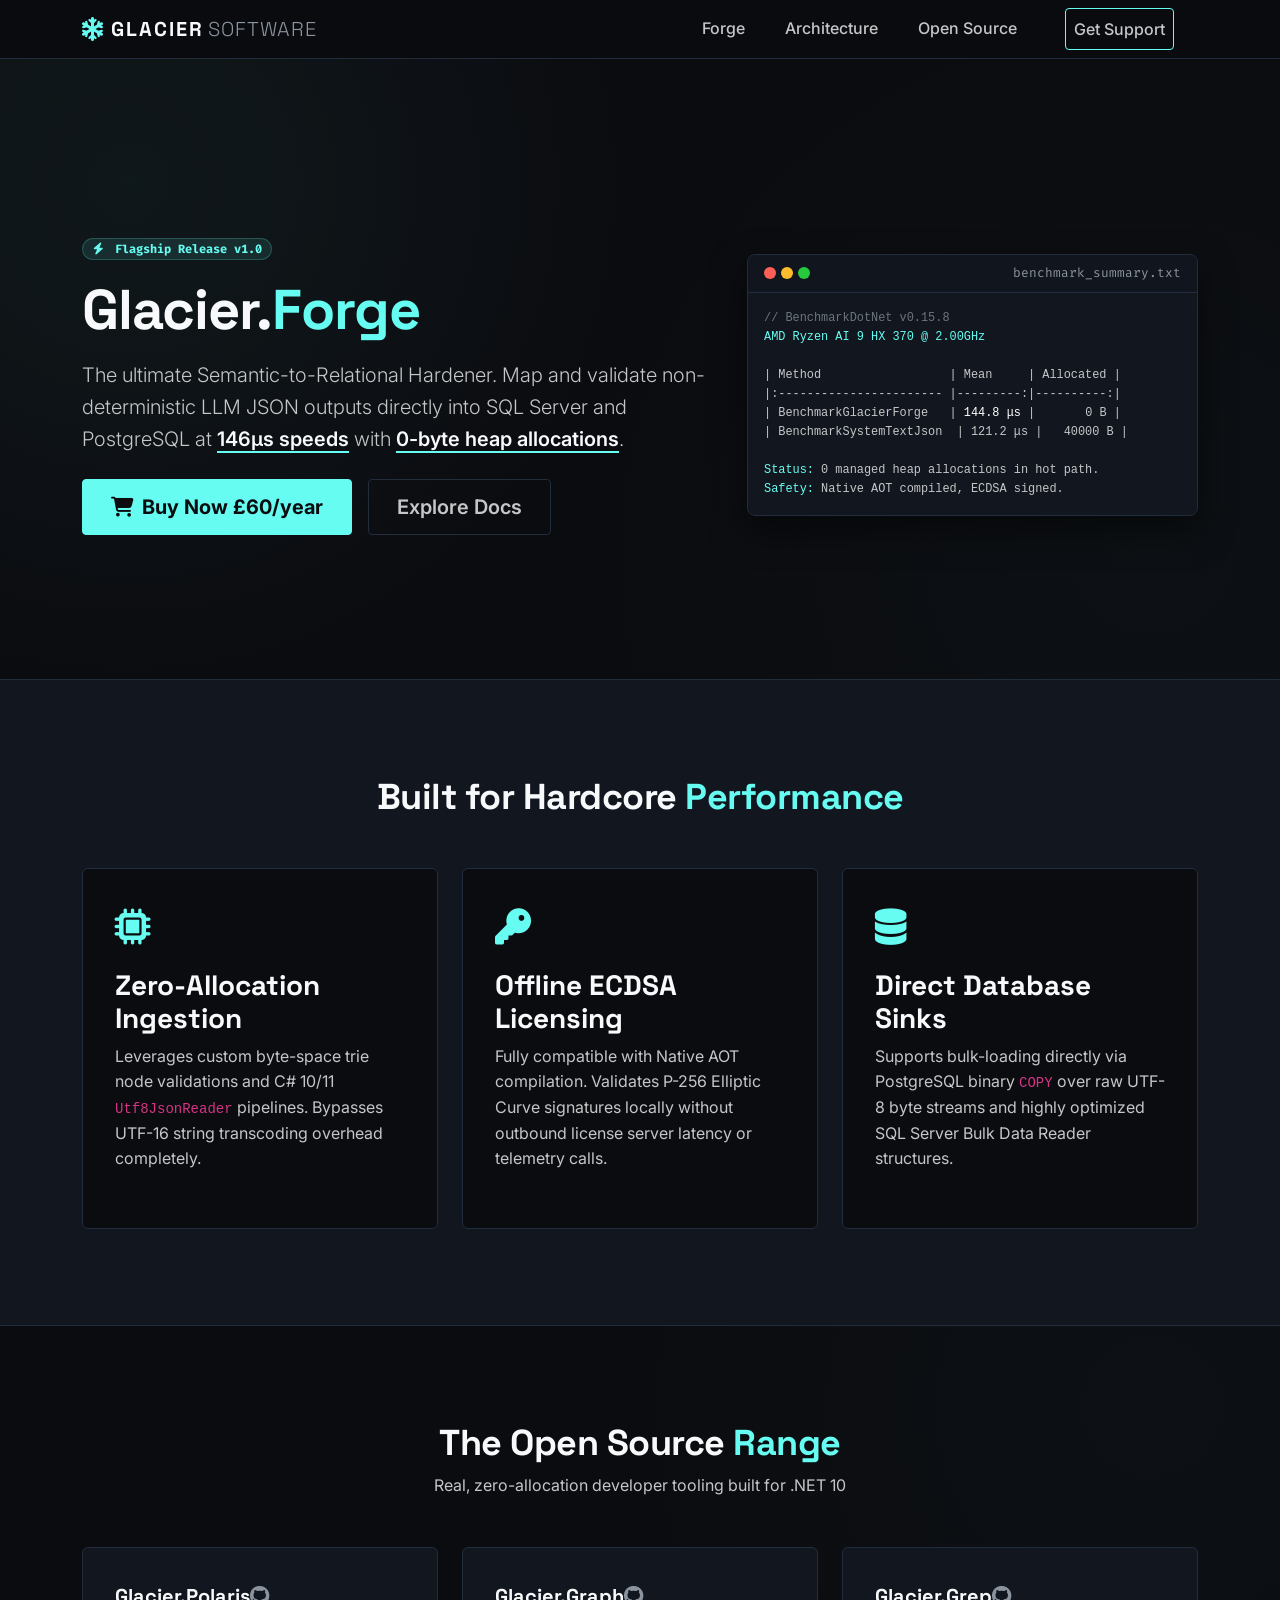
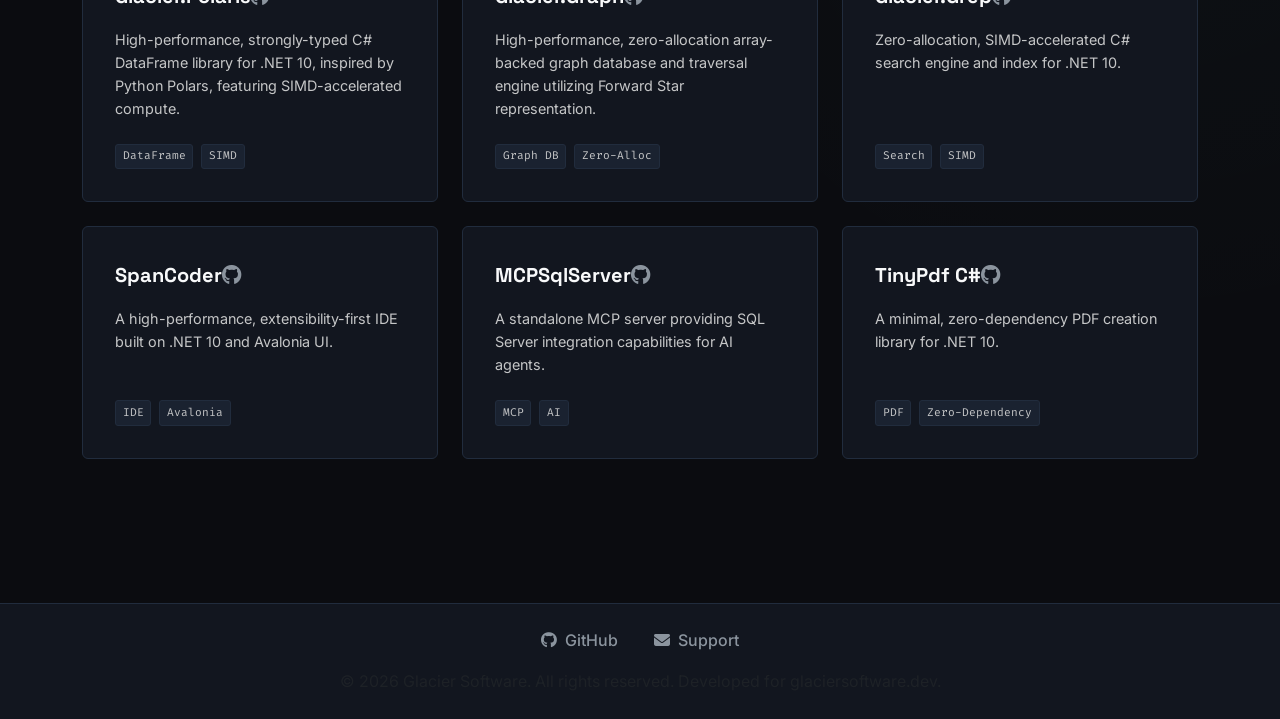
<file: Website/index.html>
<!DOCTYPE html>
<html lang="en">
<head>
    <meta charset="UTF-8">
    <meta name="viewport" content="width=device-width, initial-scale=1.0">
    <meta name="description" content="Glacier Software - High-performance developer tooling and zero-allocation libraries for .NET 10.">
    <title>Glacier Software | High-Performance Developer Tooling</title>
    <!-- Bootstrap 5 CSS -->
    <link href="https://cdn.jsdelivr.net/npm/bootstrap@5.3.2/dist/css/bootstrap.min.css" rel="stylesheet">
    <!-- Google Fonts -->
    <link rel="preconnect" href="https://fonts.googleapis.com">
    <link rel="preconnect" href="https://fonts.gstatic.com" crossorigin>
    <link href="https://fonts.googleapis.com/css2?family=Fira+Code:wght@400;500;700&family=Inter:wght@300;400;600;700&family=Space+Grotesk:wght@400;600;700&display=swap" rel="stylesheet">
    <!-- FontAwesome Icons -->
    <link rel="stylesheet" href="https://cdnjs.cloudflare.com/ajax/libs/font-awesome/6.4.0/css/all.min.css">
    <!-- Custom CSS -->
    <link rel="stylesheet" href="style.css">
</head>
<body>

    <!-- Header / Navbar -->
    <nav class="navbar navbar-expand-lg sticky-top">
        <div class="container">
            <a class="navbar-brand d-flex align-items-center" href="#">
                <i class="fa-solid fa-snowflake me-2 brand-accent"></i>
                <span class="brand-text">GLACIER</span>
                <span class="brand-subtext ms-1">SOFTWARE</span>
            </a>
            <button class="navbar-toggler" type="button" data-bs-toggle="collapse" data-bs-target="#navbarNav">
                <span class="navbar-toggler-icon"></span>
            </button>
            <div class="collapse navbar-collapse" id="navbarNav">
                <ul class="navbar-nav ms-auto">
                    <li class="nav-item"><a class="nav-link" href="#hero">Forge</a></li>
                    <li class="nav-item"><a class="nav-link" href="#features">Architecture</a></li>
                    <li class="nav-item"><a class="nav-link" href="#open-source">Open Source</a></li>
                    <li class="nav-item"><a class="nav-link btn btn-outline-cyan ms-lg-3" href="mailto:support@glaciersoftware.dev">Get Support</a></li>
                </ul>
            </div>
        </div>
    </nav>

    <!-- Hero Section -->
    <section id="hero" class="hero-section">
        <div class="container">
            <div class="row align-items-center min-vh-75 py-5">
                <div class="col-lg-7 text-start">
                    <div class="badge-accent mb-3"><i class="fa-solid fa-bolt me-1"></i> Flagship Release v1.0</div>
                    <h1 class="hero-title mb-3">Glacier.<span class="text-cyan">Forge</span></h1>
                    <p class="hero-subtitle mb-4">The ultimate Semantic-to-Relational Hardener. Map and validate non-deterministic LLM JSON outputs directly into SQL Server and PostgreSQL at <span class="highlight-cyan">146μs speeds</span> with <span class="highlight-cyan">0-byte heap allocations</span>.</p>
                    <div class="d-flex flex-wrap gap-3">
                        <a href="https://checkout.lemonsqueezy.com/checkout/buy/glacier-forge" class="btn btn-cyan btn-lg"><i class="fa-solid fa-cart-shopping me-2"></i>Buy Now £60/year</a>
                        <a href="#features" class="btn btn-outline-secondary btn-lg">Explore Docs</a>
                    </div>
                </div>
                <div class="col-lg-5 mt-5 mt-lg-0 text-center">
                    <div class="code-terminal">
                        <div class="terminal-header d-flex justify-content-between align-items-center px-3 py-2">
                            <div class="d-flex gap-1.5">
                                <span class="dot dot-red"></span>
                                <span class="dot dot-yellow"></span>
                                <span class="dot dot-green"></span>
                            </div>
                            <span class="terminal-title">benchmark_summary.txt</span>
                        </div>
                        <div class="terminal-body p-3 text-start">
                            <pre class="mb-0"><code><span class="text-secondary">// BenchmarkDotNet v0.15.8</span>
<span class="text-cyan">AMD Ryzen AI 9 HX 370 @ 2.00GHz</span>

| Method                  | Mean     | Allocated |
|:----------------------- |---------:|----------:|
| <span class="text-green">BenchmarkGlacierForge</span>   | <span class="text-white">144.8 μs</span> |       <span class="text-green">0 B</span> |
| BenchmarkSystemTextJson  | 121.2 μs |   40000 B |

<span class="text-cyan">Status:</span> 0 managed heap allocations in hot path.
<span class="text-cyan">Safety:</span> Native AOT compiled, ECDSA signed.</code></pre>
                        </div>
                    </div>
                </div>
            </div>
        </div>
    </section>

    <!-- Commercial Features Section -->
    <section id="features" class="features-section py-5">
        <div class="container py-5">
            <h2 class="section-title text-center mb-5">Built for Hardcore <span class="text-cyan">Performance</span></h2>
            <div class="row g-4">
                <div class="col-md-4">
                    <div class="feature-card">
                        <i class="fa-solid fa-microchip feature-icon mb-4"></i>
                        <h3>Zero-Allocation Ingestion</h3>
                        <p>Leverages custom byte-space trie node validations and C# 10/11 <code>Utf8JsonReader</code> pipelines. Bypasses UTF-16 string transcoding overhead completely.</p>
                    </div>
                </div>
                <div class="col-md-4">
                    <div class="feature-card">
                        <i class="fa-solid fa-key feature-icon mb-4"></i>
                        <h3>Offline ECDSA Licensing</h3>
                        <p>Fully compatible with Native AOT compilation. Validates P-256 Elliptic Curve signatures locally without outbound license server latency or telemetry calls.</p>
                    </div>
                </div>
                <div class="col-md-4">
                    <div class="feature-card">
                        <i class="fa-solid fa-database feature-icon mb-4"></i>
                        <h3>Direct Database Sinks</h3>
                        <p>Supports bulk-loading directly via PostgreSQL binary <code>COPY</code> over raw UTF-8 byte streams and highly optimized SQL Server Bulk Data Reader structures.</p>
                    </div>
                </div>
            </div>
        </div>
    </section>

    <!-- Open Source Section -->
    <section id="open-source" class="open-source-section py-5">
        <div class="container py-5">
            <div class="text-center mb-5">
                <h2 class="section-title">The Open Source <span class="text-cyan">Range</span></h2>
                <p class="section-subtitle">Real, zero-allocation developer tooling built for .NET 10</p>
            </div>
            <div class="row g-4">
                <!-- Polaris -->
                <div class="col-md-6 col-lg-4">
                    <div class="os-card">
                        <div class="os-header">
                            <span class="os-title">Glacier.Polaris</span>
                            <a href="https://github.com/ian-cowley/Glacier.Polaris" target="_blank" class="os-github-link"><i class="fa-brands fa-github"></i></a>
                        </div>
                        <p class="os-description">High-performance, strongly-typed C# DataFrame library for .NET 10, inspired by Python Polars, featuring SIMD-accelerated compute.</p>
                        <div class="os-footer"><span class="badge-tag">DataFrame</span><span class="badge-tag">SIMD</span></div>
                    </div>
                </div>
                <!-- Graph -->
                <div class="col-md-6 col-lg-4">
                    <div class="os-card">
                        <div class="os-header">
                            <span class="os-title">Glacier.Graph</span>
                            <a href="https://github.com/ian-cowley/Glacier.Graph" target="_blank" class="os-github-link"><i class="fa-brands fa-github"></i></a>
                        </div>
                        <p class="os-description">High-performance, zero-allocation array-backed graph database and traversal engine utilizing Forward Star representation.</p>
                        <div class="os-footer"><span class="badge-tag">Graph DB</span><span class="badge-tag">Zero-Alloc</span></div>
                    </div>
                </div>
                <!-- Grep -->
                <div class="col-md-6 col-lg-4">
                    <div class="os-card">
                        <div class="os-header">
                            <span class="os-title">Glacier.Grep</span>
                            <a href="https://github.com/ian-cowley/Glacier.Grep" target="_blank" class="os-github-link"><i class="fa-brands fa-github"></i></a>
                        </div>
                        <p class="os-description">Zero-allocation, SIMD-accelerated C# search engine and index for .NET 10.</p>
                        <div class="os-footer"><span class="badge-tag">Search</span><span class="badge-tag">SIMD</span></div>
                    </div>
                </div>
                <!-- SpanCoder -->
                <div class="col-md-6 col-lg-4">
                    <div class="os-card">
                        <div class="os-header">
                            <span class="os-title">SpanCoder</span>
                            <a href="https://github.com/ian-cowley/SpanCoder" target="_blank" class="os-github-link"><i class="fa-brands fa-github"></i></a>
                        </div>
                        <p class="os-description">A high-performance, extensibility-first IDE built on .NET 10 and Avalonia UI.</p>
                        <div class="os-footer"><span class="badge-tag">IDE</span><span class="badge-tag">Avalonia</span></div>
                    </div>
                </div>
                <!-- MCPSqlServer -->
                <div class="col-md-6 col-lg-4">
                    <div class="os-card">
                        <div class="os-header">
                            <span class="os-title">MCPSqlServer</span>
                            <a href="https://github.com/ian-cowley/MCPSqlServer" target="_blank" class="os-github-link"><i class="fa-brands fa-github"></i></a>
                        </div>
                        <p class="os-description">A standalone MCP server providing SQL Server integration capabilities for AI agents.</p>
                        <div class="os-footer"><span class="badge-tag">MCP</span><span class="badge-tag">AI</span></div>
                    </div>
                </div>
                <!-- TinyPdf -->
                <div class="col-md-6 col-lg-4">
                    <div class="os-card">
                        <div class="os-header">
                            <span class="os-title">TinyPdf C#</span>
                            <a href="https://github.com/ian-cowley/TinyPdf" target="_blank" class="os-github-link"><i class="fa-brands fa-github"></i></a>
                        </div>
                        <p class="os-description">A minimal, zero-dependency PDF creation library for .NET 10.</p>
                        <div class="os-footer"><span class="badge-tag">PDF</span><span class="badge-tag">Zero-Dependency</span></div>
                    </div>
                </div>
            </div>
        </div>
    </section>

    <!-- Footer -->
    <footer class="footer py-4 mt-5">
        <div class="container text-center">
            <div class="footer-links mb-3">
                <a href="https://github.com/ian-cowley" target="_blank" class="mx-3"><i class="fa-brands fa-github me-1"></i> GitHub</a>
                <a href="mailto:support@glaciersoftware.dev" class="mx-3"><i class="fa-solid fa-envelope me-1"></i> Support</a>
            </div>
            <p class="mb-0 text-muted">&copy; 2026 Glacier Software. All rights reserved. Developed for glaciersoftware.dev.</p>
        </div>
    </footer>

    <!-- Bootstrap 5 JS -->
    <script src="https://cdn.jsdelivr.net/npm/bootstrap@5.3.2/dist/js/bootstrap.bundle.min.js"></script>
    <!-- Custom JS -->
    <script src="script.js"></script>
</body>
</html>
</file>
<file: Website/style.css>
/* Custom variables for Glacier Software Stark Dark theme */
:root {
    --bg-primary: #0b0c10;
    --bg-secondary: #12161f;
    --bg-tertiary: #1a2230;
    --accent-color: #66fcf1;
    --accent-hover: #45a29e;
    --text-primary: #f8f9fa;
    --text-secondary: #c5c6c7;
    --text-muted: #8b949e;
    --border-color: #212c3d;
    --font-sans: 'Inter', sans-serif;
    --font-heading: 'Space Grotesk', sans-serif;
    --font-mono: 'Fira Code', monospace;
}

body {
    background-color: var(--bg-primary);
    color: var(--text-secondary);
    font-family: var(--font-sans);
    line-height: 1.6;
    overflow-x: hidden;
}

h1, h2, h3, h4, h5, h6 {
    color: var(--text-primary);
    font-family: var(--font-heading);
    font-weight: 700;
}

/* Navbar Custom Styling */
.navbar {
    background-color: rgba(11, 12, 16, 0.95);
    border-bottom: 1px solid var(--border-color);
    backdrop-filter: blur(10px);
}

.brand-accent {
    color: var(--accent-color);
    font-size: 1.5rem;
}

.brand-text {
    font-family: var(--font-heading);
    font-weight: 700;
    letter-spacing: 2px;
    color: var(--text-primary);
}

.brand-subtext {
    font-family: var(--font-heading);
    font-weight: 300;
    letter-spacing: 1px;
    color: var(--text-muted);
}

.navbar-nav .nav-link {
    color: var(--text-secondary);
    font-weight: 500;
    margin-right: 1.5rem;
    transition: color 0.25s ease;
}

.navbar-nav .nav-link:hover {
    color: var(--accent-color);
}

/* Hero Section */
.hero-section {
    position: relative;
    padding: 8rem 0 6rem;
    background: radial-gradient(circle at 10% 20%, rgba(102, 252, 241, 0.05) 0%, transparent 40%),
                radial-gradient(circle at 90% 80%, rgba(69, 162, 158, 0.03) 0%, transparent 45%);
}

.badge-accent {
    display: inline-block;
    padding: 0.35em 0.8em;
    font-size: 0.75rem;
    font-weight: 700;
    line-height: 1;
    color: var(--accent-color);
    text-align: center;
    white-space: nowrap;
    vertical-align: baseline;
    border-radius: 50rem;
    background-color: rgba(102, 252, 241, 0.1);
    border: 1px solid rgba(102, 252, 241, 0.2);
    font-family: var(--font-mono);
}

.hero-title {
    font-size: 3.5rem;
    font-weight: 800;
    letter-spacing: -1px;
}

.hero-subtitle {
    font-size: 1.25rem;
    font-weight: 300;
    color: var(--text-secondary);
    max-width: 650px;
}

.text-cyan {
    color: var(--accent-color) !important;
}

.highlight-cyan {
    color: var(--text-primary);
    border-bottom: 2px solid var(--accent-color);
    font-weight: 600;
}

/* Custom Buttons */
.btn-cyan {
    background-color: var(--accent-color);
    color: var(--bg-primary);
    font-weight: 700;
    padding: 0.75rem 1.75rem;
    border-radius: 4px;
    border: 1px solid var(--accent-color);
    transition: all 0.25s ease;
}

.btn-cyan:hover {
    background-color: transparent;
    color: var(--accent-color);
    border-color: var(--accent-color);
    box-shadow: 0 0 15px rgba(102, 252, 241, 0.3);
}

.btn-outline-cyan {
    background-color: transparent;
    color: var(--accent-color);
    font-weight: 600;
    padding: 0.5rem 1.25rem;
    border-radius: 4px;
    border: 1px solid var(--accent-color);
    transition: all 0.25s ease;
}

.btn-outline-cyan:hover {
    background-color: var(--accent-color);
    color: var(--bg-primary);
}

.btn-outline-secondary {
    background-color: transparent;
    color: var(--text-secondary);
    border: 1px solid var(--border-color);
    font-weight: 600;
    padding: 0.75rem 1.75rem;
    border-radius: 4px;
    transition: all 0.25s ease;
}

.btn-outline-secondary:hover {
    background-color: var(--bg-secondary);
    border-color: var(--text-muted);
    color: var(--text-primary);
}

/* Code Terminal Mockup */
.code-terminal {
    background-color: var(--bg-secondary);
    border: 1px solid var(--border-color);
    border-radius: 8px;
    overflow: hidden;
    box-shadow: 0 15px 35px rgba(0, 0, 0, 0.5);
}

.terminal-header {
    background-color: rgba(18, 22, 31, 0.7);
    border-bottom: 1px solid var(--border-color);
}

.dot {
    width: 12px;
    height: 12px;
    border-radius: 50%;
    display: inline-block;
    margin-right: 5px;
}

.dot-red { background-color: #ff5f56; }
.dot-yellow { background-color: #ffbd2e; }
.dot-green { background-color: #27c93f; }

.terminal-title {
    font-family: var(--font-mono);
    font-size: 0.8rem;
    color: var(--text-muted);
}

.terminal-body {
    font-family: var(--font-mono);
    font-size: 0.85rem;
    color: var(--text-secondary);
    background-color: var(--bg-secondary);
}

.terminal-body code {
    color: var(--text-secondary);
}

/* Feature Cards Section */
.features-section {
    background-color: var(--bg-secondary);
    border-top: 1px solid var(--border-color);
    border-bottom: 1px solid var(--border-color);
}

.section-title {
    font-size: 2.25rem;
    font-weight: 700;
    letter-spacing: -0.5px;
}

.feature-card {
    background-color: var(--bg-primary);
    border: 1px solid var(--border-color);
    border-radius: 6px;
    padding: 2.5rem 2rem;
    height: 100%;
    transition: transform 0.25s ease, border-color 0.25s ease;
}

.feature-card:hover {
    transform: translateY(-5px);
    border-color: var(--accent-color);
}

.feature-icon {
    font-size: 2.25rem;
    color: var(--accent-color);
}

/* Open Source Section */
.open-source-section {
    background: radial-gradient(circle at 90% 10%, rgba(102, 252, 241, 0.02) 0%, transparent 40%);
}

.os-card {
    background-color: var(--bg-secondary);
    border: 1px solid var(--border-color);
    border-radius: 6px;
    padding: 2rem;
    height: 100%;
    display: flex;
    flex-direction: column;
    justify-content: space-between;
    transition: border-color 0.25s ease;
}

.os-card:hover {
    border-color: var(--accent-hover);
}

.os-header {
    display: flex;
    justify-content: justify;
    align-items: center;
    margin-bottom: 1rem;
}

.os-title {
    font-family: var(--font-heading);
    font-size: 1.25rem;
    font-weight: 700;
    color: var(--text-primary);
}

.os-github-link {
    color: var(--text-muted);
    font-size: 1.25rem;
    transition: color 0.2s ease;
}

.os-github-link:hover {
    color: var(--accent-color);
}

.os-description {
    font-size: 0.9rem;
    color: var(--text-secondary);
    margin-bottom: 1.5rem;
    flex-grow: 1;
}

.os-footer {
    display: flex;
    flex-wrap: wrap;
    gap: 0.5rem;
}

.badge-tag {
    font-family: var(--font-mono);
    font-size: 0.7rem;
    background-color: var(--bg-tertiary);
    color: var(--text-secondary);
    padding: 0.25em 0.6em;
    border-radius: 3px;
    border: 1px solid var(--border-color);
}

/* Footer Custom */
.footer {
    background-color: var(--bg-secondary);
    border-top: 1px solid var(--border-color);
}

.footer-links a {
    color: var(--text-muted);
    text-decoration: none;
    font-weight: 500;
    transition: color 0.2s ease;
}

.footer-links a:hover {
    color: var(--accent-color);
}
</file>
